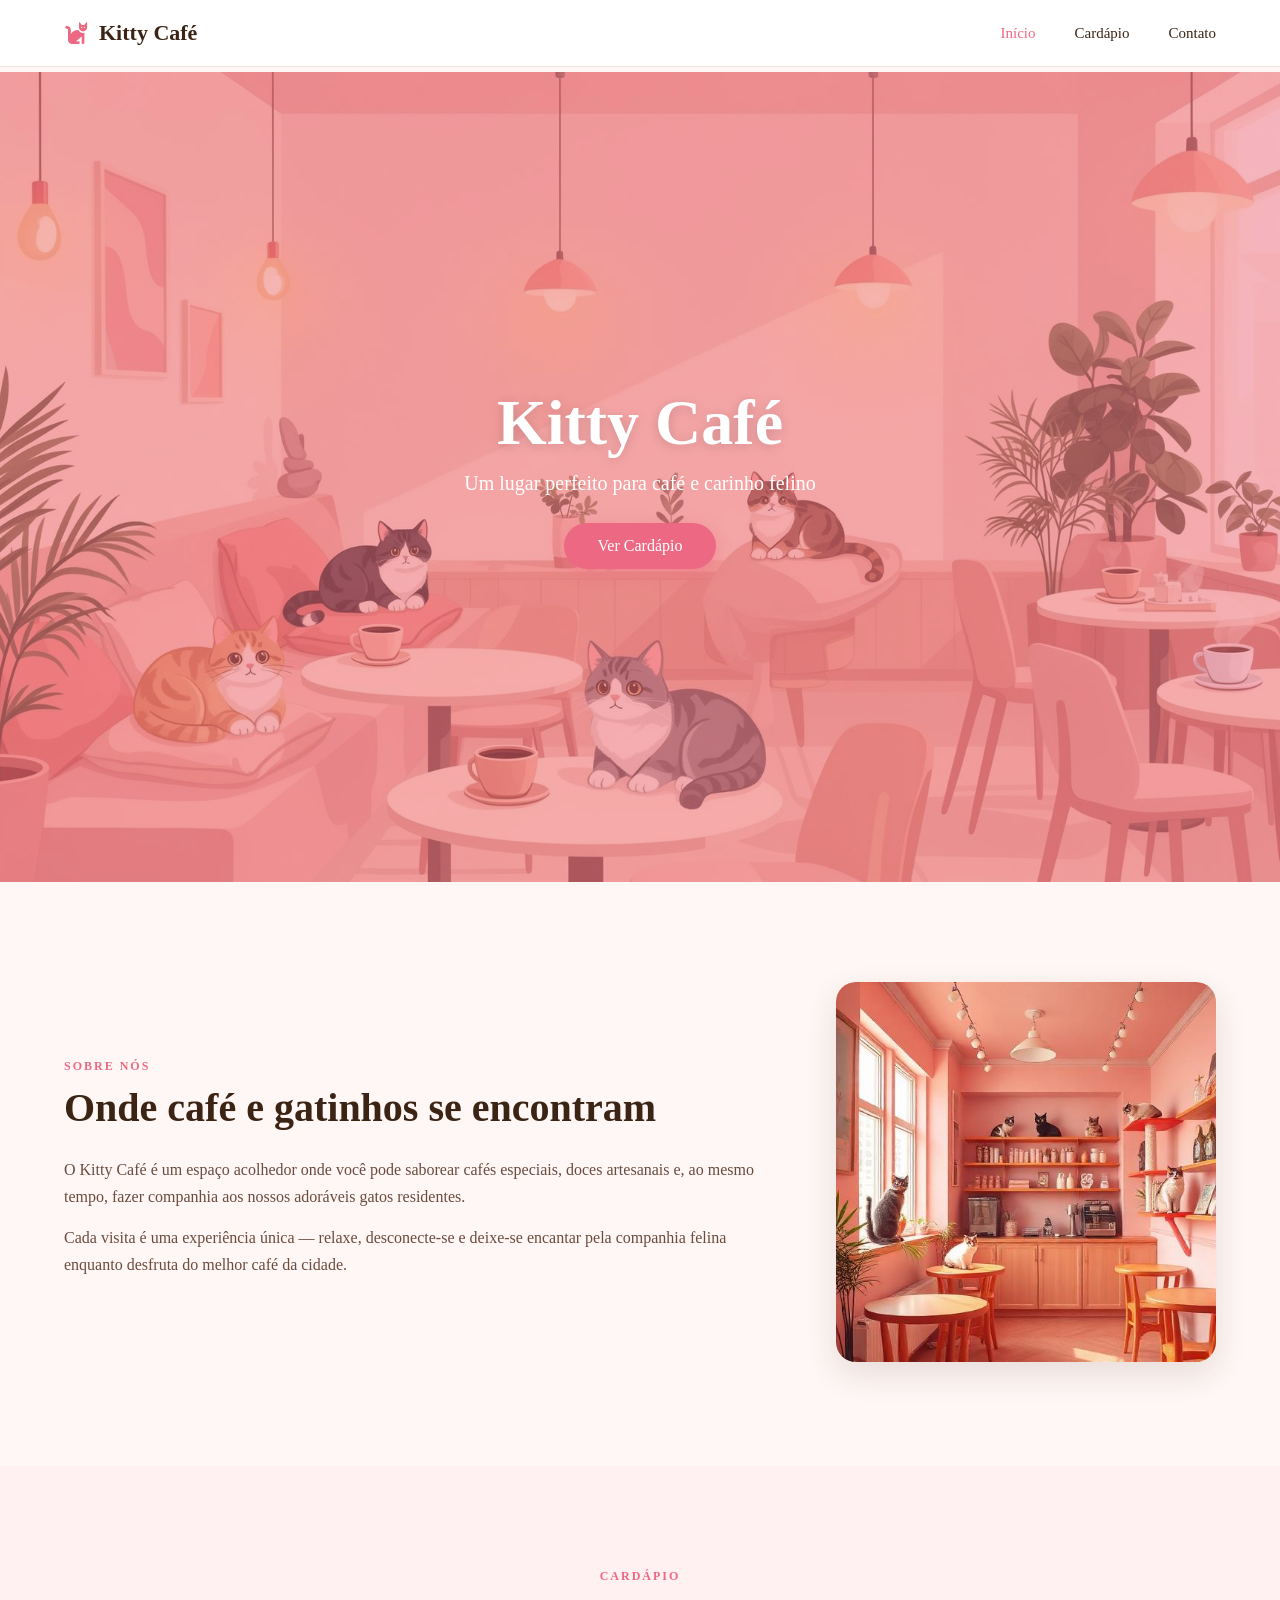
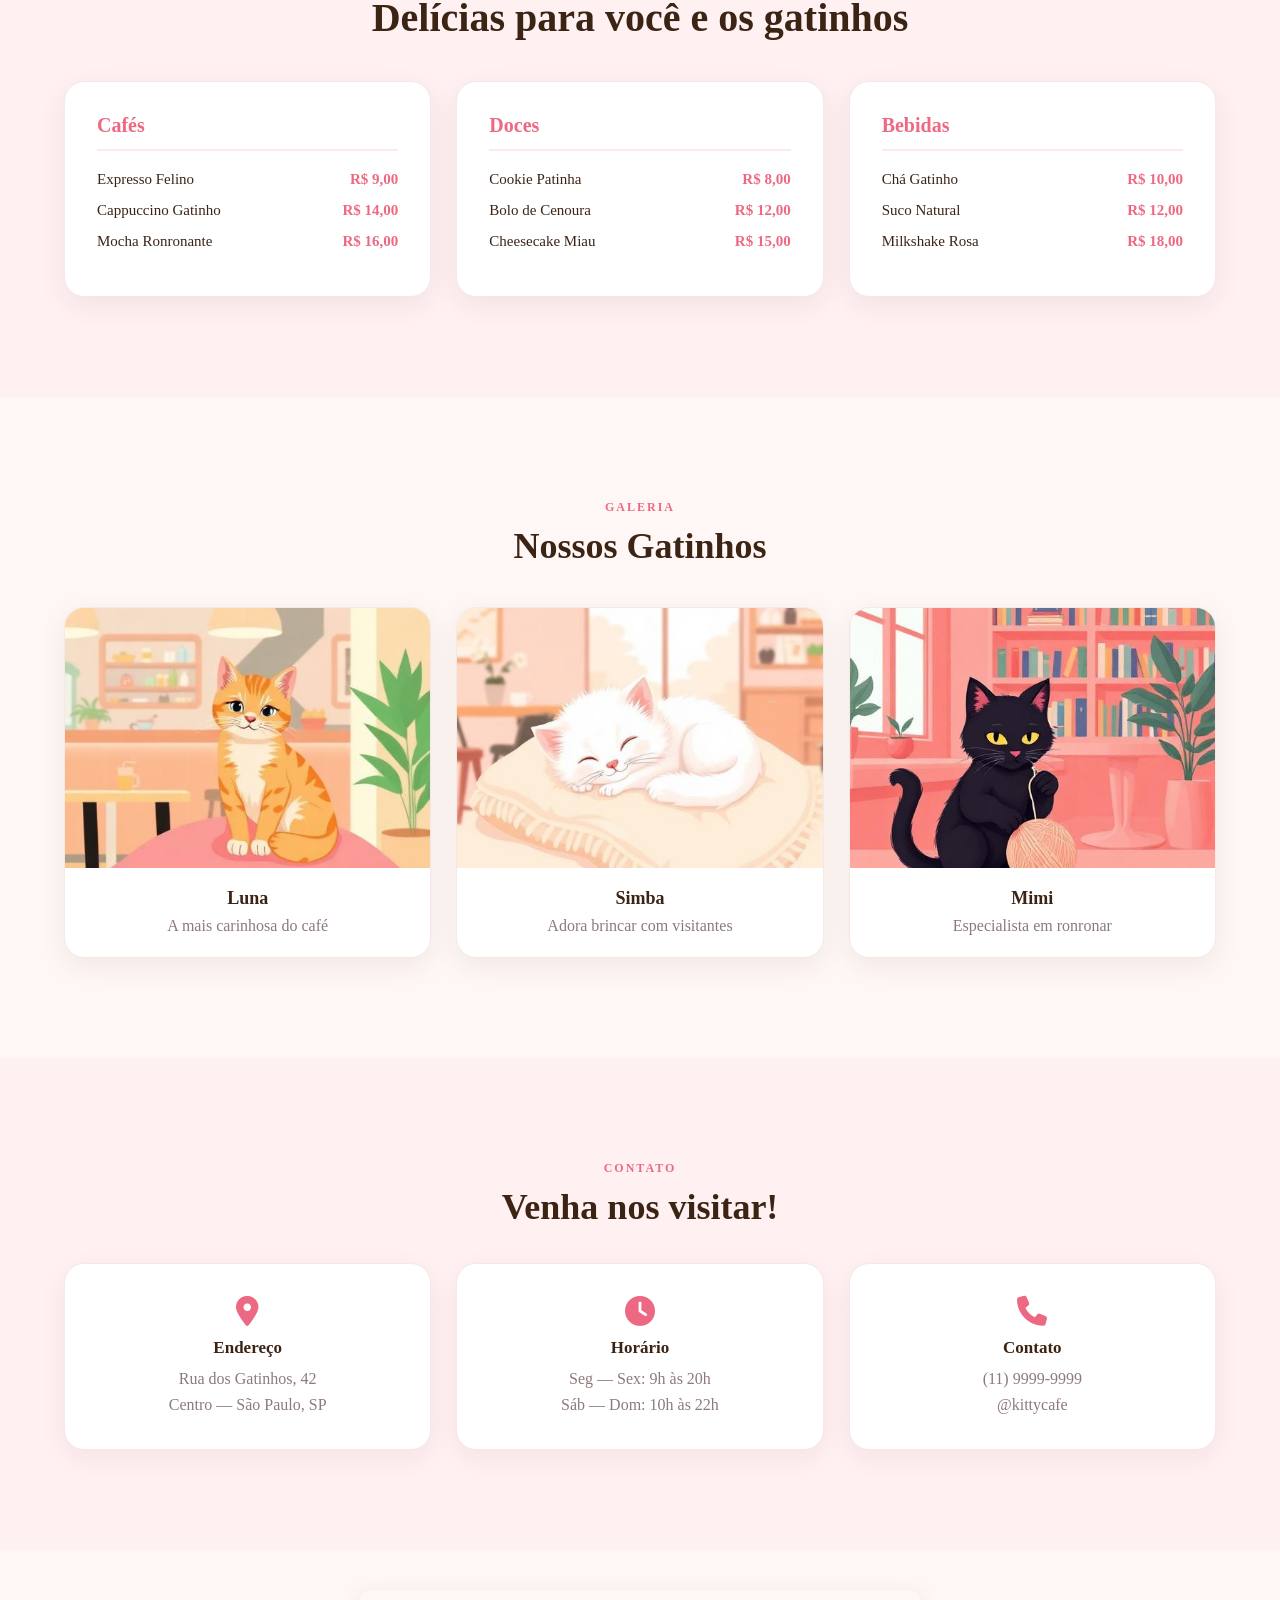
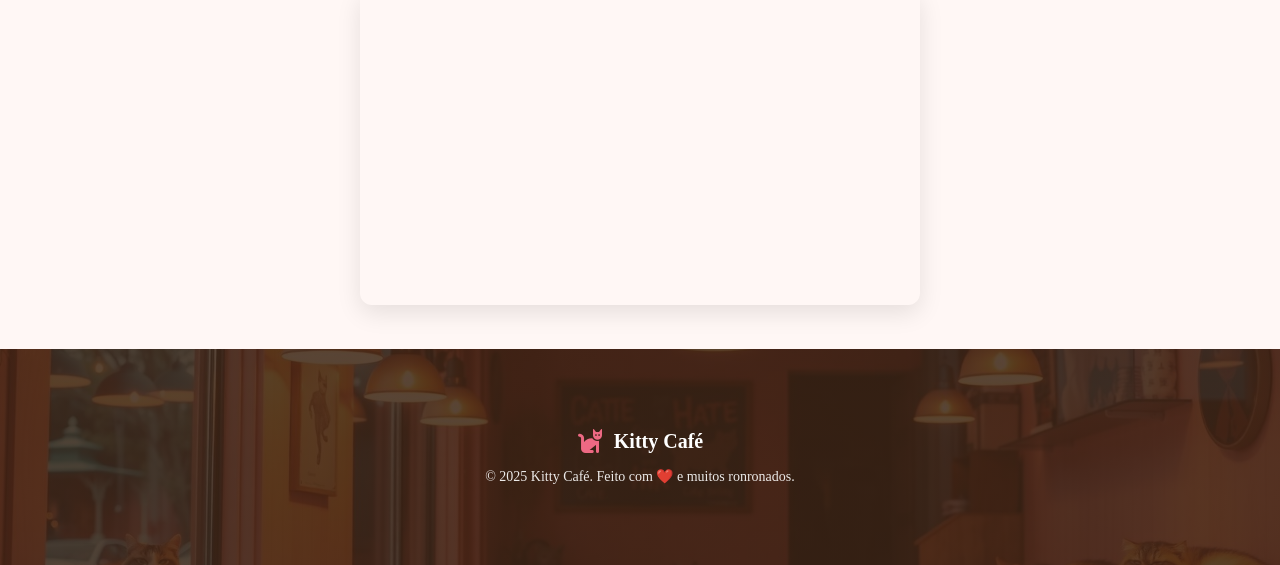
<file: cafeteria/index.html>
<!DOCTYPE html>
<html lang="pt-br">

<head>
  <meta charset="UTF-8">
  <meta name="viewport" content="width=device-width, initial-scale=1.0">
  <title>Kitty Café</title>

  <!-- CSS -->
  <link rel="stylesheet" href="./css/style.css">

  <!-- FONT AWESOME -->
  <link rel="stylesheet" href="https://cdnjs.cloudflare.com/ajax/libs/font-awesome/6.5.0/css/all.min.css">
</head>

<body>

<!-- HEADER -->

<header>
  <div class="container header-content">

    <div class="logo">
      <i class="fa-solid fa-cat"></i>
      Kitty Café
    </div>

    <nav>
      <a href="#" class="ativo">Início</a>
     
      <a href="./telas/produtos.html">Cardápio</a>
  
      <a href="./telas/contato.html">Contato</a>
    </nav>

  </div>
</header>


<!-- HERO -->

<section class="hero">

  <div class="hero-overlay">

    <div class="hero-content">
      <h1>Kitty Café</h1>
      <p>Um lugar perfeito para café e carinho felino</p>
      <button onclick="window.location.href='./telas/produtos.html'">Ver Cardápio</button>
    </div>

  </div>

</section>


<!-- SOBRE -->

<section class="sobre container">

  <div class="sobre-text">

    <span class="tag">SOBRE NÓS</span>

    <h2>Onde café e gatinhos se encontram</h2>

    <p>
      O Kitty Café é um espaço acolhedor onde você pode saborear cafés especiais,
      doces artesanais e, ao mesmo tempo, fazer companhia aos nossos adoráveis
      gatos residentes.
    </p>

    <p>
      Cada visita é uma experiência única — relaxe, desconecte-se e deixe-se
      encantar pela companhia felina enquanto desfruta do melhor café da cidade.
    </p>

  </div>

  <div class="sobre-img">
    <img src="./img/img.jpg" alt="Interior do Kitty Café">
  </div>

</section>


<!-- CARDÁPIO -->

<section class="cardapio">

  <div class="container">

    <span class="tag">CARDÁPIO</span>

    <h2>Delícias para você e os gatinhos</h2>

    <div class="menu-grid">

      <div class="menu-card">
        <h3>Cafés</h3>
        <div class="menu-item"><span>Expresso Felino</span><b>R$ 9,00</b></div>
        <div class="menu-item"><span>Cappuccino Gatinho</span><b>R$ 14,00</b></div>
        <div class="menu-item"><span>Mocha Ronronante</span><b>R$ 16,00</b></div>
      </div>

      <div class="menu-card">
        <h3>Doces</h3>
        <div class="menu-item"><span>Cookie Patinha</span><b>R$ 8,00</b></div>
        <div class="menu-item"><span>Bolo de Cenoura</span><b>R$ 12,00</b></div>
        <div class="menu-item"><span>Cheesecake Miau</span><b>R$ 15,00</b></div>
      </div>

      <div class="menu-card">
        <h3>Bebidas</h3>
        <div class="menu-item"><span>Chá Gatinho</span><b>R$ 10,00</b></div>
        <div class="menu-item"><span>Suco Natural</span><b>R$ 12,00</b></div>
        <div class="menu-item"><span>Milkshake Rosa</span><b>R$ 18,00</b></div>
      </div>

    </div>

  </div>

</section>


<!-- GALERIA GATOS -->

<section class="galeria container">

  <span class="tag">GALERIA</span>

  <h2>Nossos Gatinhos</h2>

  <div class="galeria-grid">

    <div class="cat-card">
      <img src="./img/cat-1.jpg" alt="Luna">
      <h3>Luna</h3>
      <p>A mais carinhosa do café</p>
    </div>

    <div class="cat-card">
      <img src="./img/cat-2.jpg" alt="Simba">
      <h3>Simba</h3>
      <p>Adora brincar com visitantes</p>
    </div>

    <div class="cat-card">
      <img src="./img/cat-3.jpg" alt="Mimi">
      <h3>Mimi</h3>
      <p>Especialista em ronronar</p>
    </div>

  </div>

</section>


<!-- CONTATO -->

<section class="contato">

  <div class="container">

    <span class="tag">CONTATO</span>

    <h2>Venha nos visitar!</h2>

    <div class="contato-grid">

      <div class="contato-card">
        <i class="fa-solid fa-location-dot"></i>
        <h4>Endereço</h4>
        <p>Rua dos Gatinhos, 42 <br> Centro — São Paulo, SP</p>
      </div>

      <div class="contato-card">
        <i class="fa-solid fa-clock"></i>
        <h4>Horário</h4>
        <p>Seg — Sex: 9h às 20h <br> Sáb — Dom: 10h às 22h</p>
      </div>

      <div class="contato-card">
        <i class="fa-solid fa-phone"></i>
        <h4>Contato</h4>
        <p>(11) 9999-9999 <br> @kittycafe</p>
      </div>

    </div>

  </div>

</section>


<!-- VÍDEO -->

<section class="video-section">
  <iframe
    width="560"
    height="315"
    src="https://www.youtube.com/embed/Qu_5KX1nqH4?si=lDIe0DasCq7A44oi"
    title="YouTube video player"
    frameborder="0"
    allow="accelerometer; autoplay; clipboard-write; encrypted-media; gyroscope; picture-in-picture; web-share"
    referrerpolicy="strict-origin-when-cross-origin"
    allowfullscreen>
  </iframe>
</section>


<!-- FOOTER -->

<footer class="footer">

  <div class="footer-content container">

    <div class="footer-logo">
      <i class="fa-solid fa-cat"></i>
      <span>Kitty Café</span>
    </div>

    <p>© 2025 Kitty Café. Feito com ❤️ e muitos ronronados.</p>

  </div>

</footer>

</body>
</html>
</file>
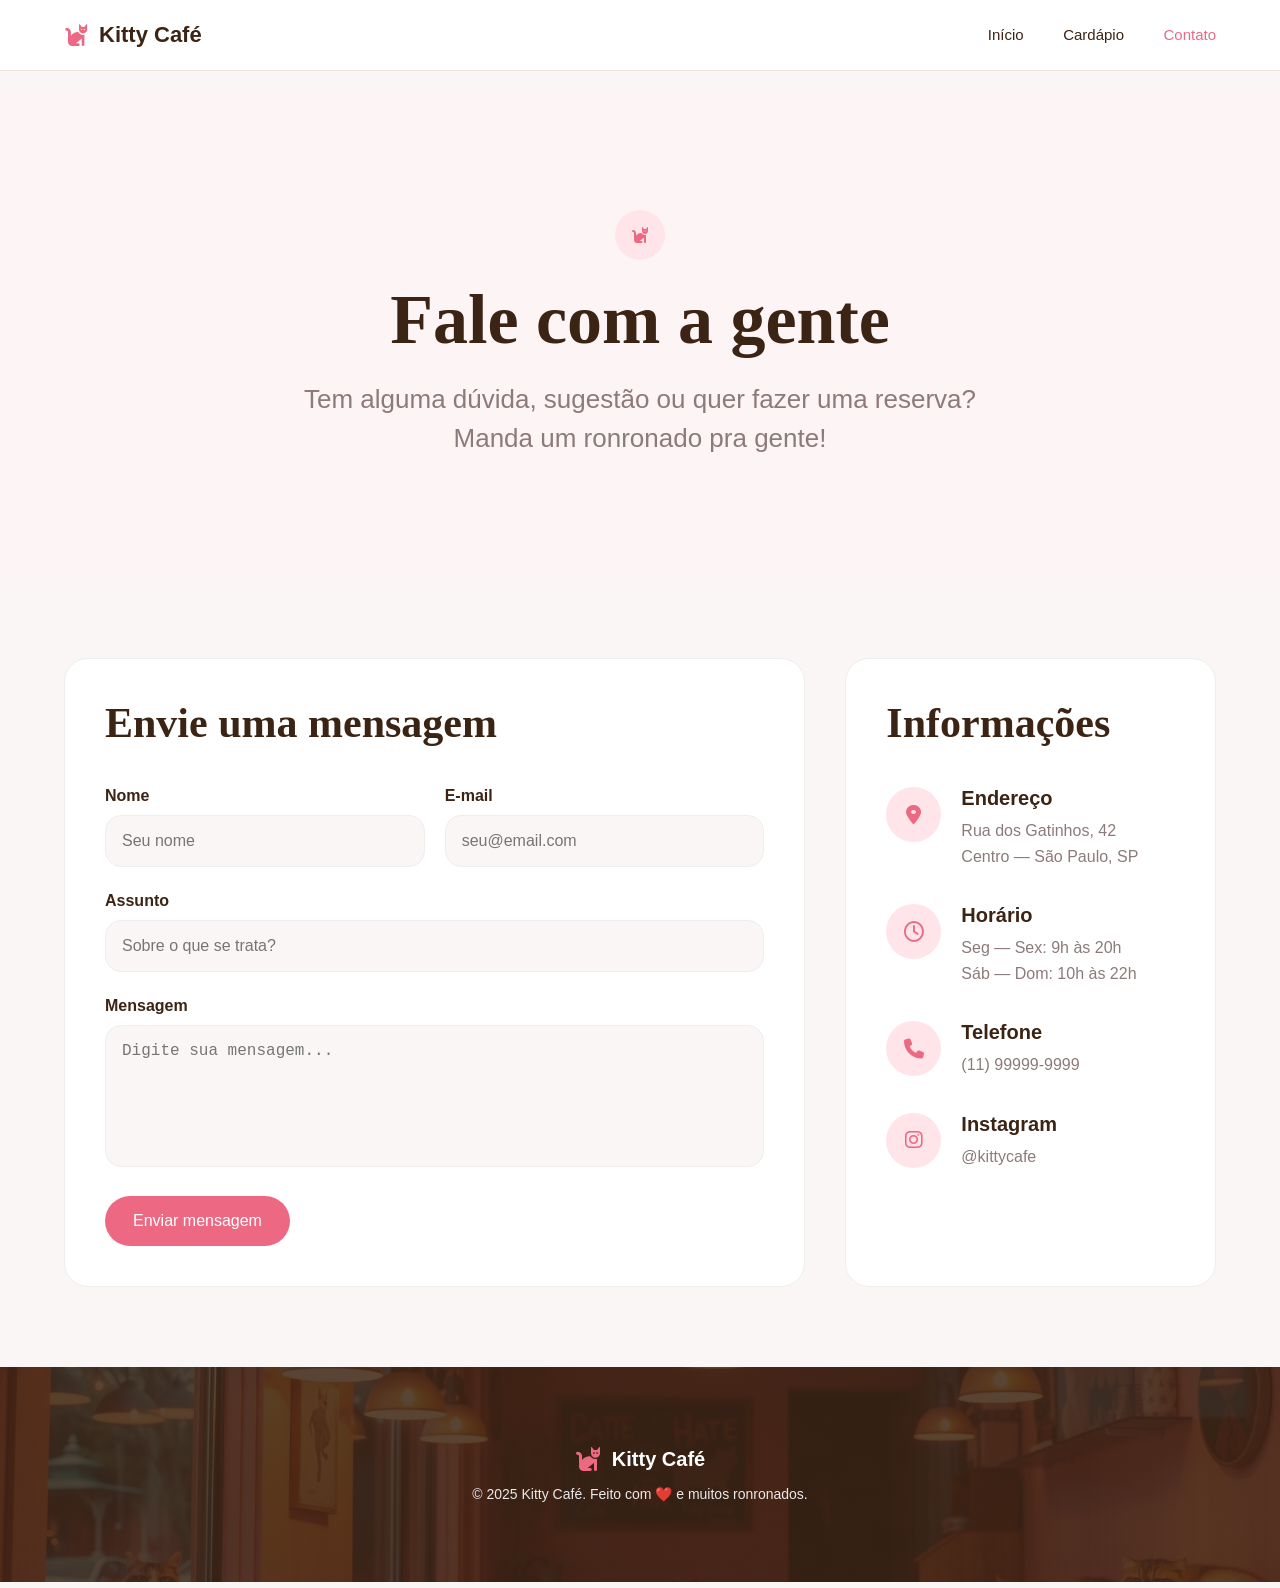
<file: cafeteria/telas/contato.html>
<!DOCTYPE html>
<html lang="pt-br">

<head>

  <meta charset="UTF-8">
  <meta name="viewport" content="width=device-width, initial-scale=1.0">

  <title>Contato - Kitty Café</title>

  <!-- CSS -->
  <link rel="stylesheet" href="../css/contato.css">

  <!-- FONT AWESOME -->
  <link rel="stylesheet"
  href="https://cdnjs.cloudflare.com/ajax/libs/font-awesome/6.5.0/css/all.min.css">

</head>

<body>

<!-- HEADER -->

<header>

  <div class="container header-content">

    <div class="logo">
      <i class="fa-solid fa-cat"></i>
      Kitty Café
    </div>

    <nav>
      <a href="../index.html">Início</a>
     
      <a href="./produtos.html">Cardápio</a>
      
      <a href="./contato.html" class="ativo">Contato</a>
    </nav>

  </div>

</header>


<!-- HERO -->

<section class="hero-contato">

  <div class="hero-content">

    <span class="tag">
      <i class="fa-solid fa-cat"></i>
    </span>

    <h1>Fale com a gente</h1>

    <p>
      Tem alguma dúvida, sugestão ou quer fazer uma reserva?
      Manda um ronronado pra gente!
    </p>

  </div>

</section>


<!-- CONTATO -->

<section class="contato-container">

  <!-- FORMULÁRIO -->

  <div class="formulario">

    <h2>Envie uma mensagem</h2>

    <form>

      <div class="input-duplo">

        <div class="campo">
          <label>Nome</label>
          <input type="text" placeholder="Seu nome">
        </div>

        <div class="campo">
          <label>E-mail</label>
          <input type="email" placeholder="seu@email.com">
        </div>

      </div>

      <div class="campo">
        <label>Assunto</label>
        <input type="text" placeholder="Sobre o que se trata?">
      </div>

      <div class="campo">
        <label>Mensagem</label>
        <textarea rows="6" placeholder="Digite sua mensagem..."></textarea>
      </div>

      <button type="submit">
        Enviar mensagem
      </button>

    </form>

  </div>


  <!-- INFO -->

  <div class="info">

    <h2>Informações</h2>

    <div class="info-item">

      <div class="icone">
        <i class="fa-solid fa-location-dot"></i>
      </div>

      <div>
        <h4>Endereço</h4>

        <p>
          Rua dos Gatinhos, 42 <br>
          Centro — São Paulo, SP
        </p>
      </div>

    </div>


    <div class="info-item">

      <div class="icone">
        <i class="fa-regular fa-clock"></i>
      </div>

      <div>
        <h4>Horário</h4>

        <p>
          Seg — Sex: 9h às 20h <br>
          Sáb — Dom: 10h às 22h
        </p>
      </div>

    </div>


    <div class="info-item">

      <div class="icone">
        <i class="fa-solid fa-phone"></i>
      </div>

      <div>
        <h4>Telefone</h4>

        <p>(11) 99999-9999</p>
      </div>

    </div>


    <div class="info-item">

      <div class="icone">
        <i class="fa-brands fa-instagram"></i>
      </div>

      <div>
        <h4>Instagram</h4>

        <p>@kittycafe</p>
      </div>

    </div>

  </div>

</section>


<!-- FOOTER -->

<footer class="footer">

  <div class="footer-content container">

    <div class="footer-logo">
      <i class="fa-solid fa-cat"></i>
      <span>Kitty Café</span>
    </div>

    <p>
      © 2025 Kitty Café. Feito com ❤️ e muitos ronronados.
    </p>

  </div>

</footer>

</body>
</html>
</file>
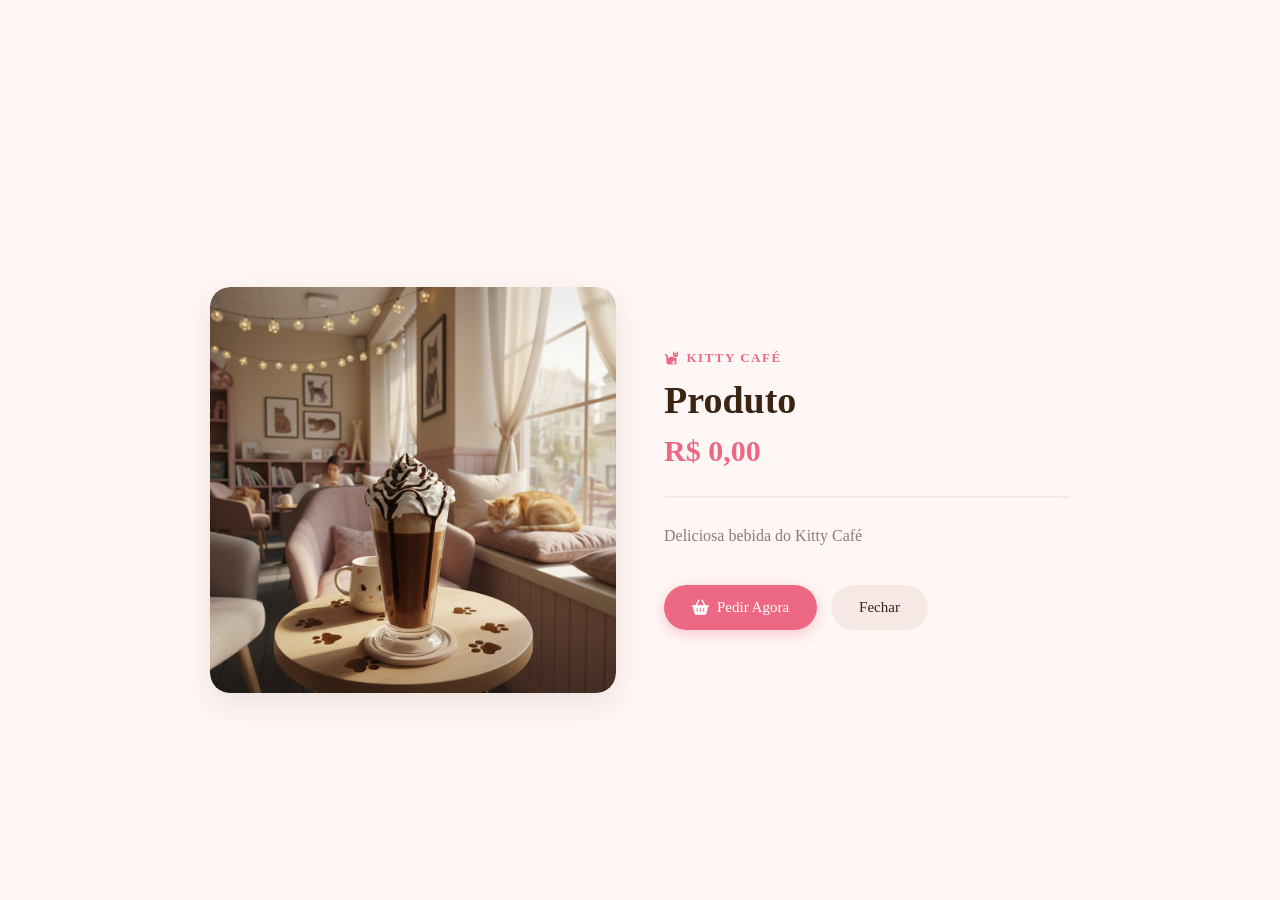
<file: cafeteria/telas/paginaproduto.html>
<!DOCTYPE html>
<html lang="pt-br">

<head>
  <meta charset="UTF-8">
  <meta name="viewport" content="width=device-width, initial-scale=1.0">
  <title>Produto - Kitty Café</title>

  <!-- CSS -->
  <link href="../css/produtos.css" rel="stylesheet">
  <link href="../css/paginaproduto.css" rel="stylesheet">

  <!-- FONT AWESOME -->
  <link rel="stylesheet" href="https://cdnjs.cloudflare.com/ajax/libs/font-awesome/6.5.0/css/all.min.css">
</head>

<body>

<main class="container-produto">

  <!-- IMAGEM -->
  <div class="box-img">
    <img id="img-produto" onerror="this.src='../img/mocha.png'" alt="Produto">
  </div>

  <!-- INFO -->
  <div class="box-info">

    <span class="categoria">
      <i class="fa-solid fa-cat"></i> Kitty Café
    </span>

    <h1 id="nome-produto"></h1>

    <p id="preco-produto" class="preco"></p>

    <div class="linha"></div>

    <p id="desc-produto" class="descricao"></p>

    <div class="botoes">
      <button class="btn-pedir">
        <i class="fa-solid fa-basket-shopping"></i> Pedir Agora
      </button>
      <button class="btn-fechar" onclick="window.close()">
        Fechar
      </button>
    </div>

  </div>

</main>


<script>
  function getParametro(nome) {
    const urlParams = new URLSearchParams(window.location.search);
    return urlParams.get(nome);
  }

  const nomeProduto  = getParametro("nomeProduto");
  const imgProduto   = getParametro("imgProduto");
  const descProduto  = getParametro("descProduto");
  const precoProduto = getParametro("precoProduto");

  document.getElementById("nome-produto").textContent  = nomeProduto  || "Produto";
  document.getElementById("img-produto").src           = imgProduto   || "../img/mocha.png";
  document.getElementById("desc-produto").textContent  = descProduto  || "Deliciosa bebida do Kitty Café";
  document.getElementById("preco-produto").textContent = precoProduto || "R$ 0,00";
</script>

</body>
</html>
</file>
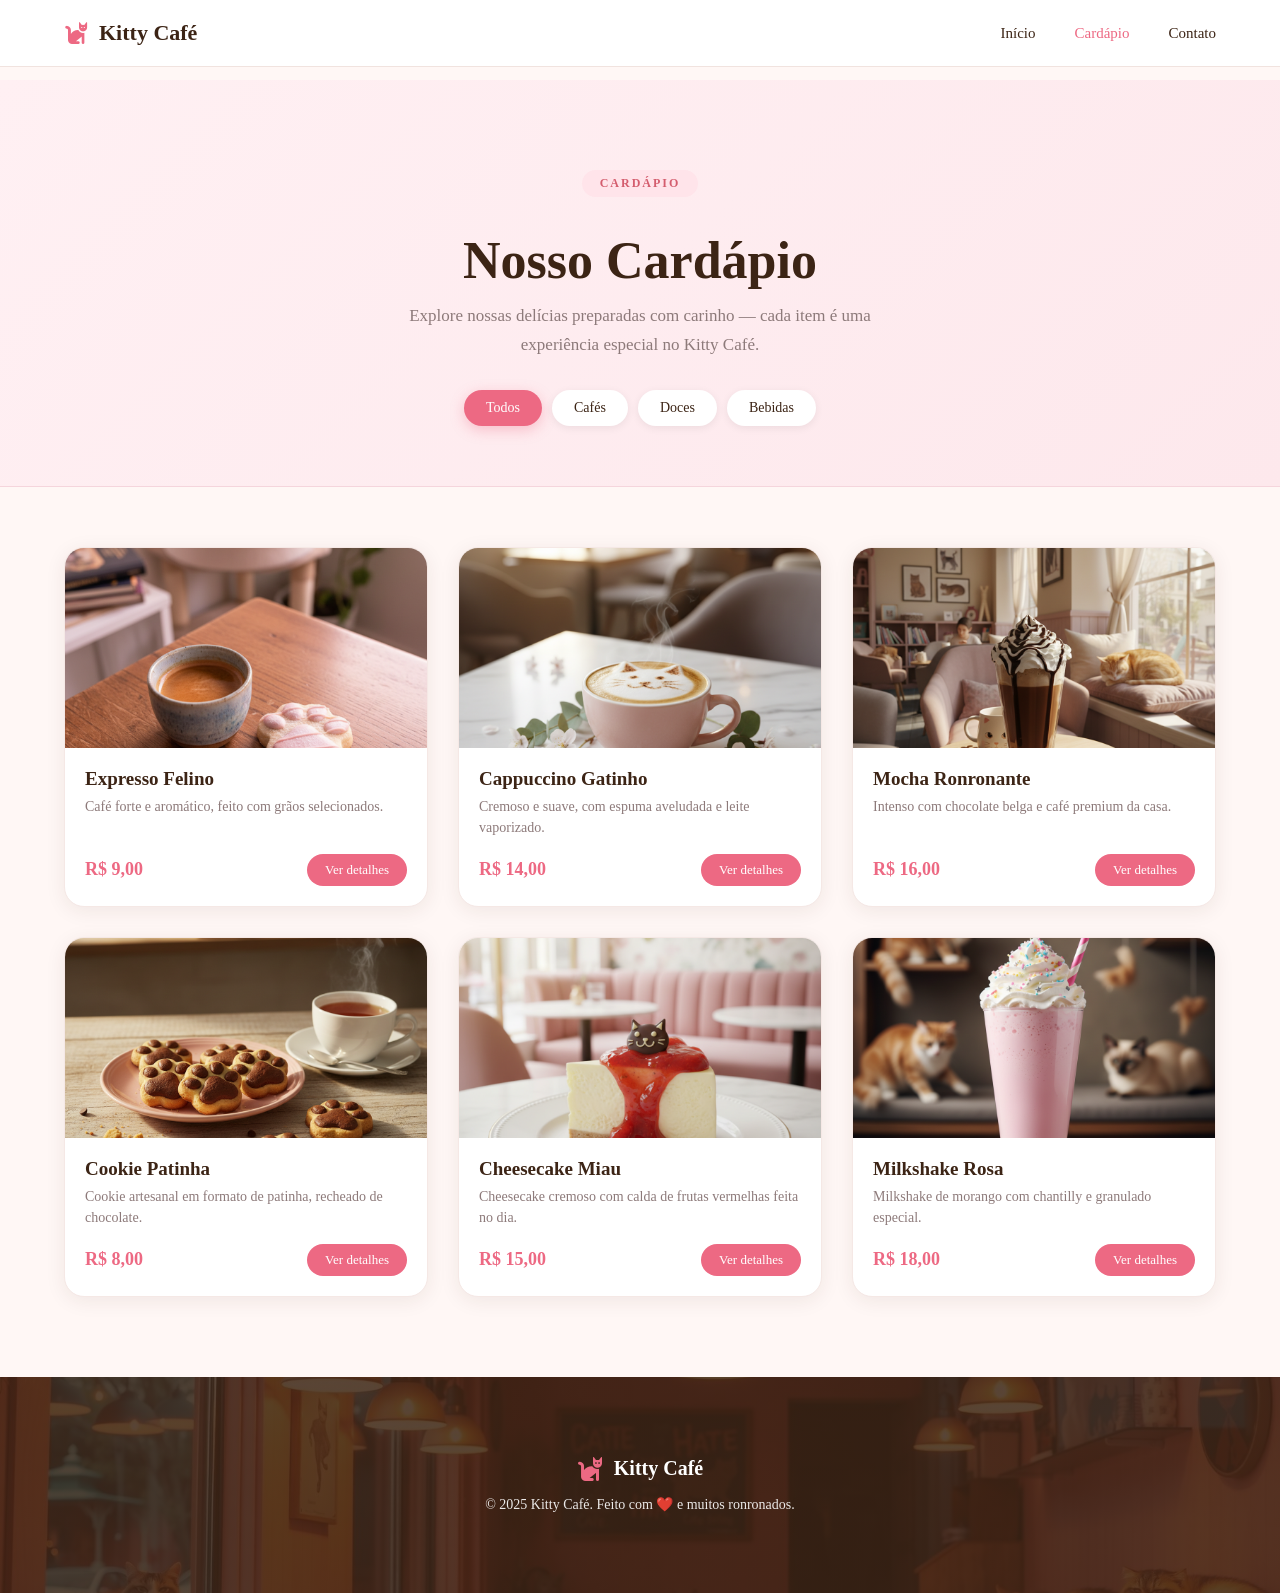
<file: cafeteria/telas/produtos.html>
<!DOCTYPE html>
<html lang="pt-br">

<head>
  <meta charset="UTF-8">
  <meta name="viewport" content="width=device-width, initial-scale=1.0">
  <title>Cardápio - Kitty Café</title>

  <!-- CSS -->
  <link rel="stylesheet" href="../css/produtos.css">

  <!-- FONT AWESOME -->
  <link rel="stylesheet" href="https://cdnjs.cloudflare.com/ajax/libs/font-awesome/6.5.0/css/all.min.css">
</head>

<body>

<!-- HEADER — igual ao contato -->

<header>
  <div class="header-content">

    <div class="logo">
      <i class="fa-solid fa-cat"></i>
      Kitty Café
    </div>

    <nav>
      <a href="../index.html">Início</a>
      <a href="./produtos.html" class="ativo">Cardápio</a>
      <a href="./contato.html">Contato</a>
    </nav>

  </div>
</header>


<!-- HERO -->

<section class="hero-cardapio">

  <span class="tag">CARDÁPIO</span>

  <h1>Nosso Cardápio</h1>

  <p>
    Explore nossas delícias preparadas com carinho — cada item é
    uma experiência especial no Kitty Café.
  </p>

  <div class="filtro">
    <button class="ativo">Todos</button>
    <button>Cafés</button>
    <button>Doces</button>
    <button>Bebidas</button>
  </div>

</section>


<!-- CARDS -->

<main>

  <div class="grid-cards">

    <!-- Card 1 -->
    <div class="card" onclick="abrirDetalhes('Expresso Felino','../img/expresso.png','Café expresso forte e aromático, feito com grãos selecionados.','R$ 9,00')">

      <div class="card-img-wrapper">
        <img src="../img/expresso.png" alt="Expresso Felino">
      </div>

      <div class="card-body">
        <h2>Expresso Felino</h2>
        <p class="descricao-card">Café forte e aromático, feito com grãos selecionados.</p>
        <div class="card-footer">
          <span class="preco">R$ 9,00</span>
          <button class="btn-ver">Ver detalhes</button>
        </div>
      </div>

    </div>

    <!-- Card 2 -->
    <div class="card" onclick="abrirDetalhes('Cappuccino Gatinho','../img/cappuccino.png','Cappuccino cremoso com leite vaporizado e espuma aveludada.','R$ 14,00')">

      <div class="card-img-wrapper">
        <img src="../img/cappuccino.png" alt="Cappuccino Gatinho">
      </div>

      <div class="card-body">
        <h2>Cappuccino Gatinho</h2>
        <p class="descricao-card">Cremoso e suave, com espuma aveludada e leite vaporizado.</p>
        <div class="card-footer">
          <span class="preco">R$ 14,00</span>
          <button class="btn-ver">Ver detalhes</button>
        </div>
      </div>

    </div>

    <!-- Card 3 -->
    <div class="card" onclick="abrirDetalhes('Mocha Ronronante','../img/mocha.png','Mocha intenso com chocolate belga e café premium.','R$ 16,00')">

      <div class="card-img-wrapper">
        <img src="../img/mocha.png" alt="Mocha Ronronante">
      </div>

      <div class="card-body">
        <h2>Mocha Ronronante</h2>
        <p class="descricao-card">Intenso com chocolate belga e café premium da casa.</p>
        <div class="card-footer">
          <span class="preco">R$ 16,00</span>
          <button class="btn-ver">Ver detalhes</button>
        </div>
      </div>

    </div>

    <!-- Card 4 -->
    <div class="card" onclick="abrirDetalhes('Cookie Patinha','../img/cookie.png','Cookie artesanal em formato de patinha, recheado de chocolate.','R$ 8,00')">

      <div class="card-img-wrapper">
        <img src="../img/cookie.png" alt="Cookie Patinha">
      </div>

      <div class="card-body">
        <h2>Cookie Patinha</h2>
        <p class="descricao-card">Cookie artesanal em formato de patinha, recheado de chocolate.</p>
        <div class="card-footer">
          <span class="preco">R$ 8,00</span>
          <button class="btn-ver">Ver detalhes</button>
        </div>
      </div>

    </div>

    <!-- Card 5 -->
    <div class="card" onclick="abrirDetalhes('Cheesecake Miau','../img/cheesecake.png','Cheesecake cremoso com calda de frutas vermelhas.','R$ 15,00')">

      <div class="card-img-wrapper">
        <img src="../img/cheesecake.png" alt="Cheesecake Miau">
      </div>

      <div class="card-body">
        <h2>Cheesecake Miau</h2>
        <p class="descricao-card">Cheesecake cremoso com calda de frutas vermelhas feita no dia.</p>
        <div class="card-footer">
          <span class="preco">R$ 15,00</span>
          <button class="btn-ver">Ver detalhes</button>
        </div>
      </div>

    </div>

    <!-- Card 6 -->
    <div class="card" onclick="abrirDetalhes('Milkshake Rosa','../img/milkshake.png','Milkshake de morango com chantilly e granulado felino.','R$ 18,00')">

      <div class="card-img-wrapper">
        <img src="../img/milkshake.png" alt="Milkshake Rosa">
      </div>

      <div class="card-body">
        <h2>Milkshake Rosa</h2>
        <p class="descricao-card">Milkshake de morango com chantilly e granulado especial.</p>
        <div class="card-footer">
          <span class="preco">R$ 18,00</span>
          <button class="btn-ver">Ver detalhes</button>
        </div>
      </div>

    </div>

  </div>

</main>


<!-- FOOTER — igual ao contato -->

<footer class="footer">

  <div class="footer-content">

    <div class="footer-logo">
      <i class="fa-solid fa-cat"></i>
      <span>Kitty Café</span>
    </div>

    <p>© 2025 Kitty Café. Feito com ❤️ e muitos ronronados.</p>

  </div>

</footer>


<!-- SCRIPT -->

<script>
  function abrirDetalhes(nome, imagem, descricao, preco) {
    let url = `paginaproduto.html?nomeProduto=${encodeURIComponent(nome)}&imgProduto=${encodeURIComponent(imagem)}&descProduto=${encodeURIComponent(descricao)}&precoProduto=${encodeURIComponent(preco)}`;
    window.open(url, "_blank", "width=800,height=700");
  }

  // Filtros
  document.querySelectorAll('.filtro button').forEach(btn => {
    btn.addEventListener('click', function () {
      document.querySelectorAll('.filtro button').forEach(b => b.classList.remove('ativo'));
      this.classList.add('ativo');
    });
  });
</script>

</body>
</html>
</file>
<file: cafeteria/css/style.css>
* {
  margin: 0;
  padding: 0;
  box-sizing: border-box;
}

/* ===========================
   BODY
=========================== */

body {
  font-family: Georgia, serif;
  background: #fff7f5;
  color: #3c2415;
}

/* ===========================
   CONTAINER
=========================== */

.container {
  width: 90%;
  max-width: 1200px;
  margin: auto;
}

/* ===========================
   TAG
=========================== */

.tag {
  color: #ed6983;
  font-size: 12px;
  letter-spacing: 2px;
  font-weight: bold;
}

/* ===========================
   HEADER — igual ao contato
=========================== */

header {
  background: white;
  position: fixed;
  width: 100%;
  top: 0;
  left: 0;
  border-bottom: 1px solid #f1e3df;
  z-index: 1000;
}

.header-content {
  display: flex;
  justify-content: space-between;
  align-items: center;
  padding: 20px 0;
}

.logo {
  font-size: 22px;
  font-weight: bold;
  display: flex;
  align-items: center;
  gap: 10px;
}

.logo i {
  color: #ed6983;
}

nav a {
  text-decoration: none;
  color: #3c2415;
  margin-left: 35px;
  font-size: 15px;
  transition: color 0.3s;
}

nav a:hover,
nav a.ativo {
  color: #ed6983;
}

/* ===========================
   HERO
=========================== */

.hero {
  height: 90vh;
  margin-top: 72px;
  background-image: url("../img/img1.jpg");
  background-size: cover;
  background-position: center;
}

.hero-overlay {
  height: 100%;
  background: rgba(237, 105, 131, 0.48);
  display: flex;
  align-items: center;
  justify-content: center;
  text-align: center;
}

.hero-content h1 {
  font-size: 64px;
  color: white;
  margin-bottom: 12px;
  text-shadow: 0 2px 12px rgba(0,0,0,0.15);
}

.hero-content p {
  font-size: 20px;
  color: white;
  margin-bottom: 28px;
}

.hero-content button {
  background: #ed6983;
  color: white;
  border: none;
  padding: 14px 34px;
  border-radius: 30px;
  font-size: 16px;
  font-family: Georgia, serif;
  cursor: pointer;
  transition: background 0.3s, transform 0.2s;
  box-shadow: 0 4px 16px rgba(237,105,131,0.4);
}

.hero-content button:hover {
  background: #d95570;
  transform: translateY(-2px);
}

/* ===========================
   SOBRE
=========================== */

.sobre {
  display: flex;
  align-items: center;
  gap: 60px;
  padding: 100px 0;
}

.sobre h2 {
  font-size: 40px;
  margin: 10px 0 25px;
}

.sobre p {
  color: #6b4b3e;
  margin-bottom: 14px;
  line-height: 1.7;
}

.sobre-img img {
  width: 380px;
  border-radius: 20px;
  box-shadow: 0 12px 32px rgba(60,36,21,0.12);
}

/* ===========================
   CARDÁPIO 
=========================== */

.cardapio {
  text-align: center;
  padding: 100px 0;
  background: #fff0f2;
}

.cardapio h2 {
  font-size: 40px;
  margin: 10px 0 40px;
}

.menu-grid {
  display: flex;
  gap: 25px;
}

.menu-card {
  background: white;
  border-radius: 20px;
  padding: 32px;
  flex: 1;
  text-align: left;
  box-shadow: 0 8px 28px rgba(60,36,21,0.07);
  border: 1px solid #f5e8e5;
  transition: transform 0.3s;
}

.menu-card:hover {
  transform: translateY(-6px);
}

.menu-card h3 {
  font-size: 20px;
  margin-bottom: 20px;
  color: #ed6983;
  border-bottom: 2px solid #fde8ec;
  padding-bottom: 12px;
}

.menu-item {
  display: flex;
  justify-content: space-between;
  margin: 14px 0;
  font-size: 15px;
}

.menu-item b {
  color: #ed6983;
}

/* ===========================
   GALERIA GATOS
=========================== */

.galeria {
  padding: 100px 0;
  text-align: center;
}

.galeria h2 {
  font-size: 36px;
  margin: 10px 0 40px;
}

.galeria-grid {
  display: flex;
  gap: 25px;
}

.cat-card {
  background: white;
  flex: 1;
  border-radius: 20px;
  overflow: hidden;
  text-align: center;
  box-shadow: 0 8px 28px rgba(60,36,21,0.07);
  border: 1px solid #f5e8e5;
  transition: transform 0.3s, box-shadow 0.3s;
}

.cat-card:hover {
  transform: translateY(-8px);
  box-shadow: 0 18px 40px rgba(237,105,131,0.15);
}

.cat-card img {
  width: 100%;
  height: 260px;
  object-fit: cover;
  transition: transform 0.4s;
}

.cat-card:hover img {
  transform: scale(1.04);
}

.cat-card h3 {
  margin-top: 16px;
  font-size: 18px;
}

.cat-card p {
  padding: 8px 20px 22px;
  color: #8d7a7a;
}

/* ===========================
   CONTATO
=========================== */

.contato {
  text-align: center;
  padding: 100px 0;
  background: #fff0f2;
}

.contato h2 {
  font-size: 36px;
  margin: 10px 0 35px;
}

.contato-grid {
  display: flex;
  gap: 25px;
}

.contato-card {
  background: white;
  flex: 1;
  padding: 32px;
  border-radius: 20px;
  box-shadow: 0 8px 28px rgba(60,36,21,0.06);
  border: 1px solid #f5e8e5;
  transition: transform 0.3s;
}

.contato-card:hover {
  transform: translateY(-6px);
}

.contato-card i {
  font-size: 30px;
  color: #ed6983;
  margin-bottom: 12px;
  display: block;
}

.contato-card h4 {
  font-size: 17px;
  margin-bottom: 8px;
}

.contato-card p {
  color: #8d7a7a;
  line-height: 1.6;
}

.contato-card a {
  color: #3c2415;
  text-decoration: none;
}

.contato-card a:hover {
  color: #ed6983;
  text-decoration: underline;
}

/* ===========================
   MAPA
=========================== */

.mapa {
  padding: 80px 0;
}

.mapa iframe {
  width: 100%;
  height: 400px;
  border: 0;
  border-radius: 16px;
  box-shadow: 0 10px 25px rgba(0,0,0,0.08);
}

/* ===========================
   VIDEO
=========================== */

.video-section {
  text-align: center;
  margin: 40px 0;
}

.video-section iframe {
  border-radius: 12px;
  box-shadow: 0 8px 24px rgba(0,0,0,0.1);
}

/* ===========================
   FOOTER
=========================== */

.footer {
  padding: 80px 0;
  color: white;
  text-align: center;
  background:
    linear-gradient(rgba(60, 36, 21, 0.85), rgba(60, 36, 21, 0.85)),
    url("../img/footer-bg.jpg");
  background-size: cover;
  background-position: center;
}

.footer-content {
  width: 90%;
  max-width: 1200px;
  margin: auto;
}

.footer-logo {
  display: flex;
  justify-content: center;
  align-items: center;
  gap: 10px;
  margin-bottom: 15px;
  font-weight: bold;
  font-size: 20px;
}

.footer-logo i {
  font-size: 24px;
  color: #ed6983;
}

.footer p {
  font-size: 14px;
  opacity: 0.9;
}
</file>
<file: cafeteria/css/contato.css>
*{
  margin:0;
  padding:0;
  box-sizing:border-box;
}

/* BODY */

body{
  font-family: Arial, sans-serif;
  background:#faf6f6;
  color:#3c2415;
  padding-top:90px;
}

/* CONTAINER */

.container{
  width:90%;
  max-width:1200px;
  margin:auto;
}

/* =========================
   HEADER
========================= */

header{
  background:white;
  position:fixed;
  width:100%;
  top:0;
  left:0;
  border-bottom:1px solid #f1e3df;
  z-index:1000;
}

.header-content{
  display:flex;
  justify-content:space-between;
  align-items:center;
  padding:22px 0;
}

.logo{
  font-size:22px;
  font-weight:bold;

  display:flex;
  align-items:center;
  gap:10px;
}

.logo i{
  color:#ed6983;
}

nav a{
  text-decoration:none;
  color:#3c2415;
  margin-left:35px;
  font-size:15px;
  transition:.3s;
}

nav a:hover,
nav .ativo{
  color:#ed6983;
}

/* =========================
   HERO
========================= */

.hero-contato{
  background:#fdf4f6;
  text-align:center;
  padding:120px 20px;
}

.tag{
  display:inline-flex;
  align-items:center;
  justify-content:center;

  width:50px;
  height:50px;

  border-radius:50%;
  background:#ffe4ea;

  color:#ed6983;

  margin-bottom:20px;
}

.hero-content h1{
  font-size:70px;
  margin-bottom:20px;
  font-family:serif;
}

.hero-content p{
  max-width:700px;
  margin:auto;

  font-size:26px;
  line-height:1.5;

  color:#8d7a7a;
}

/* =========================
   CONTATO
========================= */

.contato-container{
  width:90%;
  max-width:1200px;

  margin:80px auto;

  display:grid;
  grid-template-columns:2fr 1fr;
  gap:40px;
}

/* FORM */

.formulario,
.info{
  background:white;

  border-radius:24px;

  padding:40px;

  border:1px solid #eee;
}

.formulario h2,
.info h2{
  font-size:42px;
  margin-bottom:40px;
  font-family:serif;
}

/* INPUTS */

.input-duplo{
  display:grid;
  grid-template-columns:1fr 1fr;
  gap:20px;
}

.campo{
  margin-bottom:25px;
}

.campo label{
  display:block;
  margin-bottom:10px;
  font-weight:bold;
}

.campo input,
.campo textarea{
  width:100%;

  padding:16px;

  border-radius:16px;

  border:1px solid #eee;

  background:#faf6f6;

  outline:none;

  font-size:16px;
}

.campo textarea{
  resize:none;
}

/* BOTÃO */

button{
  background:#ed6983;
  color:white;

  border:none;

  padding:16px 28px;

  border-radius:30px;

  cursor:pointer;

  font-size:16px;

  transition:.3s;
}

button:hover{
  background:#d95772;
}

/* INFO */

.info-item{
  display:flex;
  gap:20px;
  margin-bottom:35px;
}

.icone{
  width:55px;
  height:55px;

  border-radius:50%;

  background:#ffe4ea;

  display:flex;
  align-items:center;
  justify-content:center;

  color:#ed6983;

  flex-shrink:0;

  font-size:20px;
}

.info-item h4{
  margin-bottom:8px;
  font-size:20px;
}

.info-item p{
  color:#8d7a7a;
  line-height:1.6;
}

/* =========================
   FOOTER
========================= */

.footer{
  padding:80px 0;

  color:white;
  text-align:center;

  background:
  linear-gradient(rgba(60,36,21,.85),
  rgba(60,36,21,.85)),
  url("../img/footer-bg.jpg");

  background-size:cover;
  background-position:center;
}

.footer-logo{
  display:flex;
  justify-content:center;
  align-items:center;

  gap:10px;

  margin-bottom:15px;

  font-weight:bold;
  font-size:20px;
}

.footer-logo i{
  color:#ed6983;
  font-size:24px;
}

.footer p{
  font-size:14px;
  opacity:.9;
}
</file>
<file: cafeteria/css/produtos.css>
/* ===========================
   RESET
=========================== */

* {
  margin: 0;
  padding: 0;
  box-sizing: border-box;
}

/* ===========================
   BODY
=========================== */

body {
  font-family: Georgia, serif;
  background: #fff7f5;
  color: #3c2415;
  padding-top: 80px;
}

/* ===========================
   CONTAINER
=========================== */

.container {
  width: 90%;
  max-width: 1200px;
  margin: auto;
}

/* ===========================
   HEADER 
=========================== */

header {
  background: white;
  position: fixed;
  width: 100%;
  top: 0;
  left: 0;
  border-bottom: 1px solid #f1e3df;
  z-index: 1000;
}

.header-content {
  display: flex;
  justify-content: space-between;
  align-items: center;
  padding: 20px 0;
  width: 90%;
  max-width: 1200px;
  margin: auto;
}

.logo {
  font-size: 22px;
  font-weight: bold;
  display: flex;
  align-items: center;
  gap: 10px;
}

.logo i {
  color: #ed6983;
}

nav a {
  text-decoration: none;
  color: #3c2415;
  margin-left: 35px;
  font-size: 15px;
  transition: color 0.3s;
}

nav a:hover,
nav a.ativo {
  color: #ed6983;
}

/* ===========================
   HERO CARDÁPIO
=========================== */

.hero-cardapio {
  text-align: center;
  padding: 90px 20px 60px;
  background: linear-gradient(135deg, #fff0f3 0%, #fde8ec 100%);
  border-bottom: 1px solid #f5d5dc;
}

.tag {
  display: inline-block;
  background: #ffe4ea;
  color: #d45d6e;
  padding: 6px 18px;
  border-radius: 20px;
  font-size: 12px;
  font-weight: bold;
  letter-spacing: 2px;
  margin-bottom: 18px;
}

.hero-cardapio h1 {
  font-size: 52px;
  margin: 16px 0 12px;
  font-family: Georgia, serif;
  color: #3c2415;
}

.hero-cardapio > p {
  max-width: 520px;
  margin: 0 auto 30px;
  color: #8d7a7a;
  line-height: 1.7;
  font-size: 17px;
}

/* ===========================
   FILTROS
=========================== */

.filtro {
  margin-top: 28px;
  display: flex;
  justify-content: center;
  flex-wrap: wrap;
  gap: 10px;
}

.filtro button {
  border: none;
  padding: 10px 22px;
  border-radius: 25px;
  background: #fff;
  color: #3c2415;
  cursor: pointer;
  font-size: 14px;
  font-family: Georgia, serif;
  transition: all 0.3s;
  box-shadow: 0 2px 8px rgba(0,0,0,0.07);
}

.filtro button:hover {
  background: #ffd1d9;
}

.filtro button.ativo {
  background: #ed6983;
  color: white;
  box-shadow: 0 4px 14px rgba(237, 105, 131, 0.35);
}

/* ===========================
   SEÇÃO PRINCIPAL DE CARDS
=========================== */

main {
  padding: 60px 0 80px;
}

main > h2 {
  text-align: center;
  font-size: 34px;
  margin-bottom: 40px;
  color: #3c2415;
}

/* ===========================
   GRID DE CARDS
=========================== */

.grid-cards {
  width: 90%;
  max-width: 1200px;
  margin: 0 auto;
  display: grid;
  grid-template-columns: repeat(auto-fit, minmax(280px, 1fr));
  gap: 30px;
}

/* ===========================
   CARD — 
=========================== */

.card {
  background: #fff;
  border-radius: 20px;
  overflow: hidden;
  box-shadow: 0 4px 20px rgba(60, 36, 21, 0.08);
  cursor: pointer;
  transition: transform 0.3s ease, box-shadow 0.3s ease;
  border: 1px solid #f5e8e5;
  display: flex;
  flex-direction: column;
}

.card:hover {
  transform: translateY(-10px);
  box-shadow: 0 16px 40px rgba(237, 105, 131, 0.2);
}

.card-img-wrapper {
  width: 100%;
  height: 200px;
  background: #fdf0f2;
  display: flex;
  align-items: center;
  justify-content: center;
  overflow: hidden;
}

.card img {
  width: 100%;
  height: 200px;
  object-fit: cover;
  transition: transform 0.4s ease;
}

.card:hover img {
  transform: scale(1.05);
}

.card-body {
  padding: 20px;
  flex: 1;
  display: flex;
  flex-direction: column;
}

.card h2 {
  font-size: 19px;
  margin: 0 0 6px;
  text-align: left;
  color: #3c2415;
}

.card .descricao-card {
  text-align: left;
  color: #8d7a7a;
  font-size: 14px;
  line-height: 1.5;
  margin: 0 0 16px;
  flex: 1;
}

.card-footer {
  display: flex;
  align-items: center;
  justify-content: space-between;
  margin-top: auto;
}

.preco {
  color: #ed6983;
  font-weight: bold;
  font-size: 18px;
}

.btn-ver {
  background: #ed6983;
  color: white;
  border: none;
  padding: 8px 18px;
  border-radius: 20px;
  font-size: 13px;
  font-family: Georgia, serif;
  cursor: pointer;
  transition: background 0.3s;
}

.btn-ver:hover {
  background: #d95570;
}

/* ===========================
   FOOTER 
=========================== */

.footer {
  padding: 80px 0;
  color: white;
  text-align: center;
  background:
    linear-gradient(rgba(60, 36, 21, 0.85), rgba(60, 36, 21, 0.85)),
    url("../img/footer-bg.jpg");
  background-size: cover;
  background-position: center;
}

.footer-content {
  width: 90%;
  max-width: 1200px;
  margin: auto;
}

.footer-logo {
  display: flex;
  justify-content: center;
  align-items: center;
  gap: 10px;
  margin-bottom: 15px;
  font-weight: bold;
  font-size: 20px;
}

.footer-logo i {
  color: #ed6983;
  font-size: 24px;
}

.footer p {
  font-size: 14px;
  opacity: 0.9;
}
</file>
<file: cafeteria/css/paginaproduto.css>
/* ===========================
   RESET
=========================== */

* {
  margin: 0;
  padding: 0;
  box-sizing: border-box;
}

/* ===========================
   BODY
=========================== */

body {
  font-family: Georgia, serif;
  background: #fff7f5;
  color: #3c2415;
  min-height: 100vh;
  display: flex;
  align-items: center;
  justify-content: center;
}

/* ===========================
   CONTAINER PRODUTO
=========================== */

.container-produto {
  max-width: 900px;
  width: 90%;
  margin: 50px auto;
  display: grid;
  grid-template-columns: 1fr 1fr;
  gap: 48px;
  padding: 20px;
}

/* ===========================
   IMAGEM
=========================== */

.box-img {
  background: #fdf0f2;
  border-radius: 20px;
  overflow: hidden;
  display: flex;
  align-items: center;
  justify-content: center;
  min-height: 320px;
  box-shadow: 0 10px 30px rgba(60,36,21,0.1);
}

.box-img img {
  width: 100%;
  height: 100%;
  object-fit: cover;
  border-radius: 20px;
}

/* ===========================
   INFO
=========================== */

.box-info {
  display: flex;
  flex-direction: column;
  justify-content: center;
}

/* CATEGORIA */
.categoria {
  color: #ed6983;
  font-size: 13px;
  font-weight: bold;
  text-transform: uppercase;
  letter-spacing: 1.5px;
  display: flex;
  align-items: center;
  gap: 6px;
  margin-bottom: 12px;
}

/* NOME */
#nome-produto {
  font-size: 38px;
  margin-bottom: 10px;
  line-height: 1.2;
  color: #3c2415;
}

/* PREÇO */
.preco {
  font-size: 30px;
  color: #ed6983;
  font-weight: bold;
  margin-bottom: 4px;
}

/* LINHA */
.linha {
  width: 100%;
  height: 2px;
  background: #f5e8e5;
  margin: 24px 0;
  border-radius: 2px;
}

/* DESCRIÇÃO */
.descricao {
  color: #8d7a7a;
  line-height: 1.7;
  font-size: 16px;
  text-align: left;
}

/* ===========================
   BOTÕES
=========================== */

.botoes {
  margin-top: 36px;
  display: flex;
  gap: 14px;
  flex-wrap: wrap;
}

.btn-pedir {
  background: #ed6983;
  color: white;
  border: none;
  padding: 14px 28px;
  border-radius: 28px;
  cursor: pointer;
  font-size: 15px;
  font-family: Georgia, serif;
  transition: background 0.3s, transform 0.2s;
  box-shadow: 0 4px 14px rgba(237,105,131,0.35);
  display: flex;
  align-items: center;
  gap: 8px;
}

.btn-pedir:hover {
  background: #d95570;
  transform: translateY(-2px);
}

.btn-fechar {
  background: #f5e8e5;
  color: #3c2415;
  border: none;
  padding: 14px 28px;
  border-radius: 28px;
  cursor: pointer;
  font-size: 15px;
  font-family: Georgia, serif;
  transition: background 0.3s;
}

.btn-fechar:hover {
  background: #ead5d0;
}
</file>
